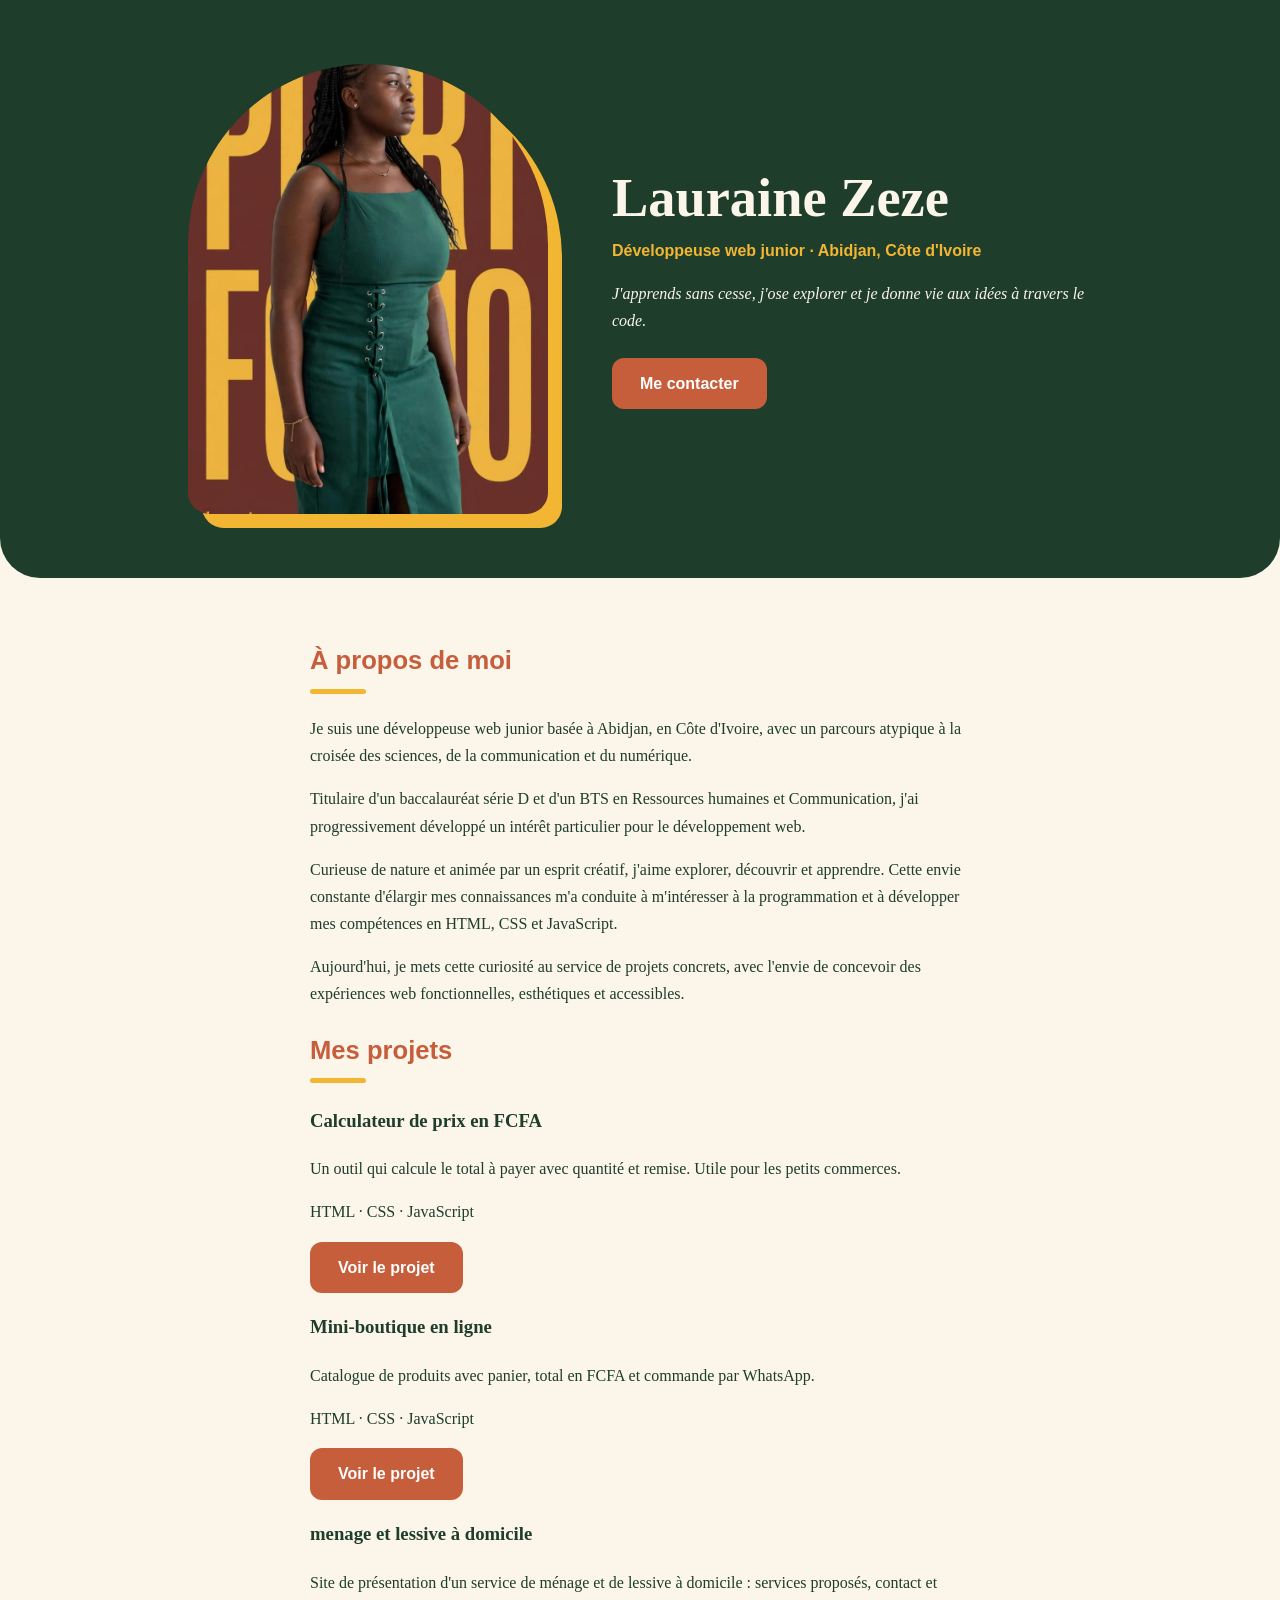
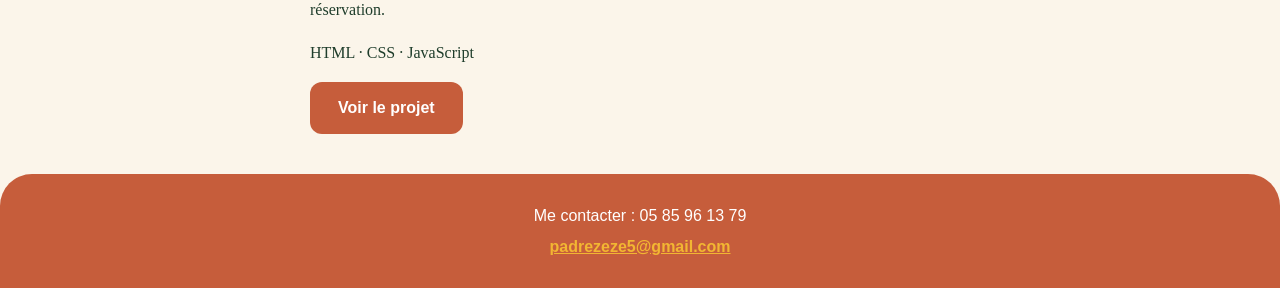
<file: index.html>
<!DOCTYPE html>
<html lang="fr">
<head>
  <meta charset="UTF-8">
  <meta name="viewport" content="width=device-width, initial-scale=1.0">
  <title>Lauraine Zeze – Développeuse web junior</title>
  <link rel="stylesheet" href="style.css">
</head>
<body>

  <header class="hero">
    <img class="photo" src="photo.jpg.jpeg" alt="Portrait de Lauraine Zeze">
    <div class="hero-texte">
      <h1>Lauraine Zeze</h1>
      <p class="metier">Développeuse web junior · Abidjan, Côte d'Ivoire</p>
      <p class="accroche">J'apprends sans cesse, j'ose explorer et je donne vie aux idées à travers le code.</p>
      <a class="bouton" href="#contact">Me contacter</a>
    </div>
  </header>

  <main>
    <section id="apropos">
      <h2>À propos de moi</h2>
      <p>Je suis une développeuse web junior basée à Abidjan, en Côte d'Ivoire, avec un parcours atypique à la croisée des sciences, de la communication et du numérique.</p>
      <p>Titulaire d'un baccalauréat série D et d'un BTS en Ressources humaines et Communication, j'ai progressivement développé un intérêt particulier pour le développement web.</p>
      <p>Curieuse de nature et animée par un esprit créatif, j'aime explorer, découvrir et apprendre. Cette envie constante d'élargir mes connaissances m'a conduite à m'intéresser à la programmation et à développer mes compétences en HTML, CSS et JavaScript.</p>
      <p>Aujourd'hui, je mets cette curiosité au service de projets concrets, avec l'envie de concevoir des expériences web fonctionnelles, esthétiques et accessibles.</p>
    </section>

<section id="projets">
      <h2>Mes projets</h2>

      <article class="projet">
        <h3>Calculateur de prix en FCFA</h3>
        <p>Un outil qui calcule le total à payer avec quantité et remise. Utile pour les petits commerces.</p>
        <p class="outils">HTML · CSS · JavaScript</p>
        <a class="bouton" href="calculeur/index.html">Voir le projet</a>
      </article>

    <article class="projet">
        <h3>Mini-boutique en ligne</h3>
        <p>Catalogue de produits avec panier, total en FCFA et commande par WhatsApp.</p>
        <p class="outils">HTML · CSS · JavaScript</p>
        <a class="bouton" href="boutique/index.html">Voir le projet</a>
      </article>

      <article class="projet">
        <h3> menage et lessive à domicile</h3>
        <p>Site de présentation d'un service de ménage et de lessive à domicile : services proposés, contact et réservation.</p>
        <p class="outils">HTML · CSS · JavaScript</p>
        <a class="bouton" href="menage/index.html">Voir le projet</a>
      </article>
</section>
  </main>


  <footer class="contact" id="contact">

    <p>Me contacter : 05 85 96 13 79 </p>
    <a href="mailto:padrezeze5@gmail.com">padrezeze5@gmail.com</a>
  </footer>

</body>
</html>
</file>
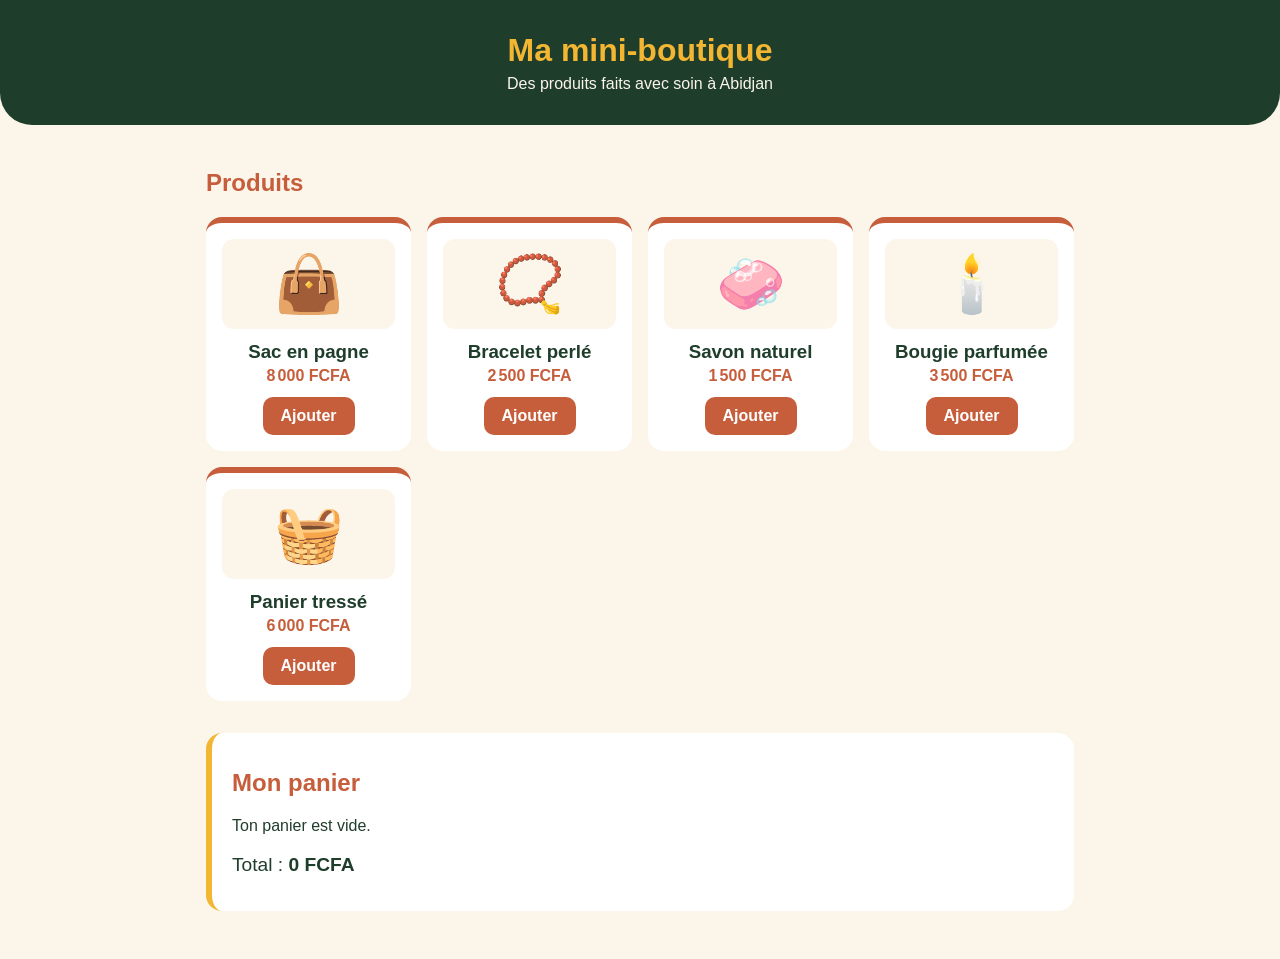
<file: boutique/index.html>
<!DOCTYPE html>
<html lang="fr">
<head>
  <meta charset="UTF-8">
  <meta name="viewport" content="width=device-width, initial-scale=1.0">
  <title>Mini-boutique</title>
  <link rel="stylesheet" href="style.css">
</head>
<body>

  <header class="entete">
    <h1>Ma mini-boutique</h1>
    <p>Des produits faits avec soin à Abidjan</p>
  </header>

  <main class="page">
    <section>
      <h2>Produits</h2>
      <div id="produits" class="grille"></div>
    </section>

    <section class="panier">
      <h2>Mon panier</h2>
      <p id="vide">Ton panier est vide.</p>
      <ul id="liste-panier"></ul>
      <p class="total-ligne">Total : <strong id="total">0 FCFA</strong></p>
      <button id="vider" class="bouton-clair">Vider le panier</button>
      <a id="commander" class="bouton" href="#">Commander sur WhatsApp</a>
    </section>
  </main>

  <script src="script.js"></script>
</body>
</html>
</file>
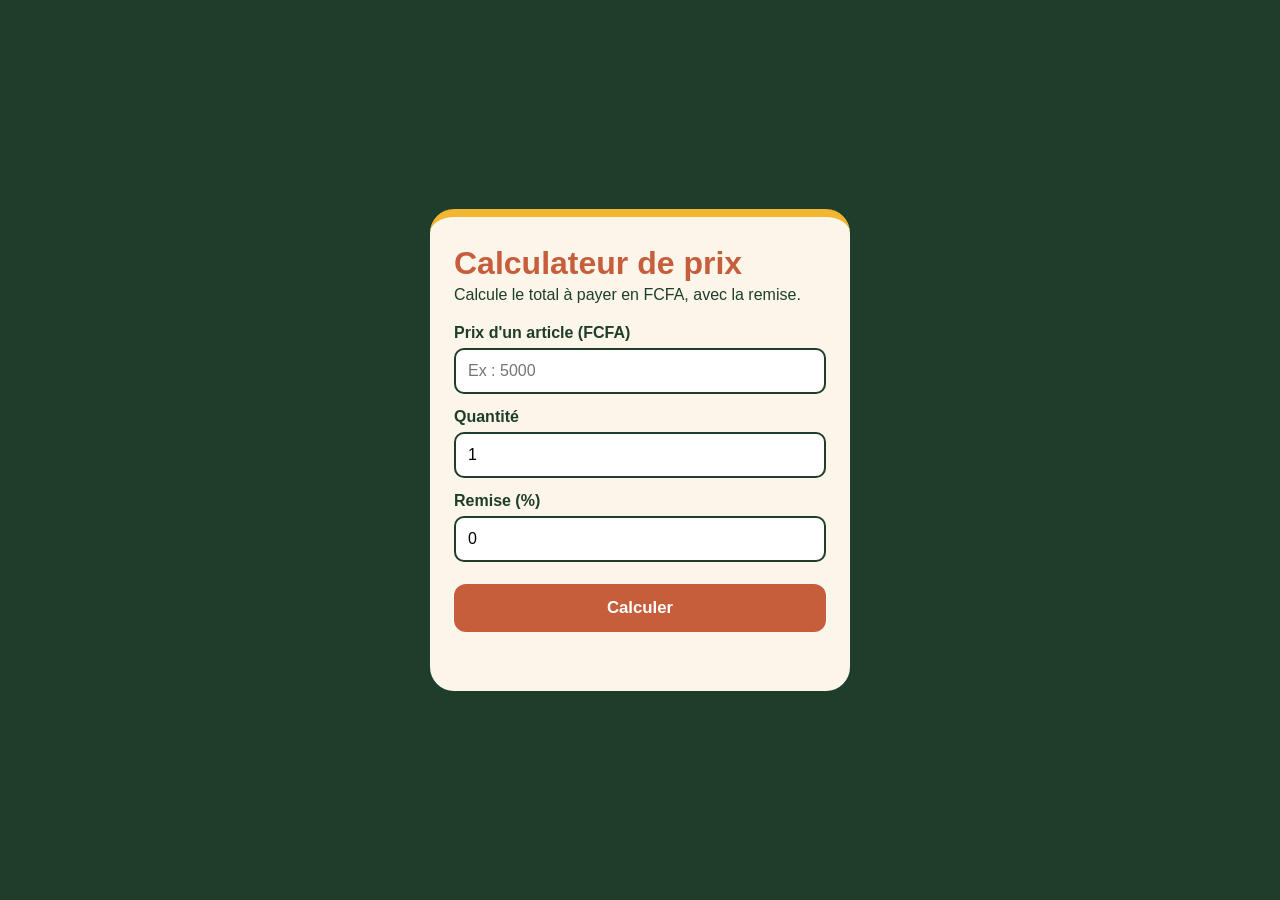
<file: calculeur/index.html>
<!DOCTYPE html>
<html lang="fr">
<head>
  <meta charset="UTF-8">
  <meta name="viewport" content="width=device-width, initial-scale=1.0">
  <title>Calculateur de prix en FCFA</title>
  <link rel="stylesheet" href="style.css">
</head>
<body>

  <main class="carte">
    <h1>Calculateur de prix</h1>
    <p class="intro">Calcule le total à payer en FCFA, avec la remise.</p>

    <label for="prix">Prix d'un article (FCFA)</label>
    <input type="number" id="prix" min="0" placeholder="Ex : 5000">

    <label for="quantite">Quantité</label>
    <input type="number" id="quantite" min="1" value="1">

    <label for="remise">Remise (%)</label>
    <input type="number" id="remise" min="0" max="100" value="0">

    <button id="bouton">Calculer</button>

    <p id="message" class="message"></p>

    <div id="resultat" class="resultat cache">
      <p>Sous-total : <strong id="sousTotal"></strong></p>
      <p>Remise : <strong id="montantRemise"></strong></p>
      <p class="total">Total à payer : <strong id="total"></strong></p>
    </div>
  </main>

  <script src="script.js"></script>
</body>
</html>
</file>
<file: style.css>
:root {
  --terracotta: #C65D3B;
  --vert: #1F3D2B;
  --jaune: #F2B632;
  --fond: #FBF5EA;
}

* {
  box-sizing: border-box;
}

body {
  margin: 0;
  font-family: Georgia, "Times New Roman", serif;
  background: var(--fond);
  color: var(--vert);
  line-height: 1.7;
}

/* GRANDE ZONE D'ACCUEIL */
.hero {
  background: var(--vert);
  color: #FBF5EA;
  text-align: center;
  padding: 40px 24px 56px;
  border-radius: 0 0 40px 40px;
}

/* LA PHOTO : grande, en arche, avec cadre jaune décalé */
.photo {
  display: block;
  width: min(340px, 80%);
  aspect-ratio: 4 / 5;
  margin: 0 auto 36px;
  object-fit: cover;
  border-radius: 200px 200px 24px 24px;
  background: var(--terracotta);
  box-shadow: 14px 14px 0 var(--jaune);
}

.hero h1 {
  margin: 0 0 8px;
  font-size: 2.6rem;
  line-height: 1.1;
}

.metier {
  margin: 0 0 16px;
  color: var(--jaune);
  font-family: Arial, sans-serif;
  font-weight: bold;
}

.accroche {
  max-width: 480px;
  margin: 0 auto 24px;
  font-style: italic;
}

.bouton {
  display: inline-block;
  background: var(--terracotta);
  color: #fff;
  padding: 12px 28px;
  border-radius: 12px;
  text-decoration: none;
  font-family: Arial, sans-serif;
  font-weight: bold;
}

/* SUR GRAND ÉCRAN (ordinateur) : photo à gauche, texte à droite */
@media (min-width: 800px) {
  .hero {
    display: flex;
    align-items: center;
    justify-content: center;
    gap: 64px;
    text-align: left;
    padding: 64px 40px;
  }
  .photo {
    width: 360px;
    margin: 0;
  }
  .accroche {
    margin-left: 0;
  }
  .hero h1 {
    font-size: 3.4rem;
  }
}

/* CONTENU */
main {
  max-width: 700px;
  margin: 0 auto;
  padding: 40px 20px;
}

h2 {
  color: var(--terracotta);
  font-family: Arial, sans-serif;
  font-size: 1.6rem;
}

h2::after {
  content: "";
  display: block;
  width: 56px;
  height: 5px;
  margin-top: 6px;
  background: var(--jaune);
  border-radius: 3px;
}

.vision {
  border-left: 5px solid var(--terracotta);
  padding-left: 14px;
  font-style: italic;
}

/* CONTACT */
.contact {
  background: var(--terracotta);
  color: #fff;
  text-align: center;
  padding: 28px 20px;
  font-family: Arial, sans-serif;
  border-radius: 32px 32px 0 0;
}

.contact p {
  margin: 0 0 4px;
}

.contact a {
  color: var(--jaune);
  font-weight: bold;
}
</file>
<file: boutique/style.css>
:root {
  --terracotta: #C65D3B;
  --vert: #1F3D2B;
  --jaune: #F2B632;
  --fond: #FBF5EA;
}

* {
  box-sizing: border-box;
}

body {
  margin: 0;
  background: var(--fond);
  color: var(--vert);
  font-family: Arial, sans-serif;
}

.entete {
  background: var(--vert);
  color: #FBF5EA;
  text-align: center;
  padding: 32px 20px;
  border-radius: 0 0 32px 32px;
}

.entete h1 {
  margin: 0 0 6px;
  color: var(--jaune);
}

.entete p {
  margin: 0;
}

.page {
  max-width: 900px;
  margin: 0 auto;
  padding: 24px 16px 48px;
}

h2 {
  color: var(--terracotta);
}

/* Grille de produits : s'adapte toute seule à l'écran */
.grille {
  display: grid;
  grid-template-columns: repeat(auto-fit, minmax(180px, 1fr));
  gap: 16px;
}

.produit {
  background: #fff;
  border-top: 6px solid var(--terracotta);
  border-radius: 16px;
  padding: 16px;
  text-align: center;
}

.produit .image {
  font-size: 3.5rem;
  background: var(--fond);
  border-radius: 12px;
  padding: 12px;
}

.produit h3 {
  margin: 12px 0 4px;
}

.prix {
  margin: 0 0 12px;
  font-weight: bold;
  color: var(--terracotta);
}

button,
.bouton {
  display: inline-block;
  padding: 10px 18px;
  font-size: 1rem;
  font-weight: bold;
  color: #fff;
  background: var(--terracotta);
  border: none;
  border-radius: 10px;
  text-decoration: none;
  cursor: pointer;
}

button:hover,
.bouton:hover {
  background: var(--vert);
}

/* Panier */
.panier {
  margin-top: 32px;
  background: #fff;
  border-left: 6px solid var(--jaune);
  border-radius: 16px;
  padding: 16px 20px;
}

#liste-panier {
  list-style: none;
  margin: 0;
  padding: 0;
}

#liste-panier li {
  display: flex;
  align-items: center;
  justify-content: space-between;
  gap: 8px;
  padding: 10px 0;
  border-bottom: 1px solid #eadfcb;
}

.quantite {
  display: flex;
  align-items: center;
  gap: 8px;
}

.quantite button {
  padding: 4px 12px;
}

.total-ligne {
  font-size: 1.2rem;
}

.bouton-clair {
  background: transparent;
  color: var(--vert);
  border: 2px solid var(--vert);
  margin-right: 8px;
}

.bouton-clair:hover {
  color: #fff;
}

.cache {
  display: none;
}
</file>
<file: calculeur/style.css>
:root {
  --terracotta: #C65D3B;
  --vert: #1F3D2B;
  --jaune: #F2B632;
  --fond: #FBF5EA;
}

* {
  box-sizing: border-box;
}

body {
  margin: 0;
  min-height: 100vh;
  display: flex;
  align-items: center;
  justify-content: center;
  padding: 20px;
  background: var(--vert);
  font-family: Arial, sans-serif;
}

.carte {
  width: 100%;
  max-width: 420px;
  background: var(--fond);
  border-radius: 24px;
  padding: 28px 24px;
  border-top: 8px solid var(--jaune);
}

h1 {
  margin: 0 0 4px;
  color: var(--terracotta);
}

.intro {
  margin: 0 0 20px;
  color: var(--vert);
}

label {
  display: block;
  margin: 14px 0 6px;
  font-weight: bold;
  color: var(--vert);
}

input {
  width: 100%;
  padding: 12px;
  font-size: 1rem;
  border: 2px solid var(--vert);
  border-radius: 10px;
  background: #fff;
}

input:focus {
  outline: 3px solid var(--jaune);
}

button {
  width: 100%;
  margin-top: 22px;
  padding: 14px;
  font-size: 1.05rem;
  font-weight: bold;
  color: #fff;
  background: var(--terracotta);
  border: none;
  border-radius: 12px;
  cursor: pointer;
}

button:hover {
  background: var(--vert);
}

.message {
  min-height: 1.2em;
  margin: 12px 0 0;
  color: var(--terracotta);
  font-weight: bold;
}

.resultat {
  margin-top: 16px;
  padding: 16px;
  background: #fff;
  border-left: 6px solid var(--jaune);
  border-radius: 10px;
  color: var(--vert);
}

.resultat p {
  margin: 6px 0;
}

.total {
  font-size: 1.2rem;
}

.cache {
  display: none;
}
</file>
